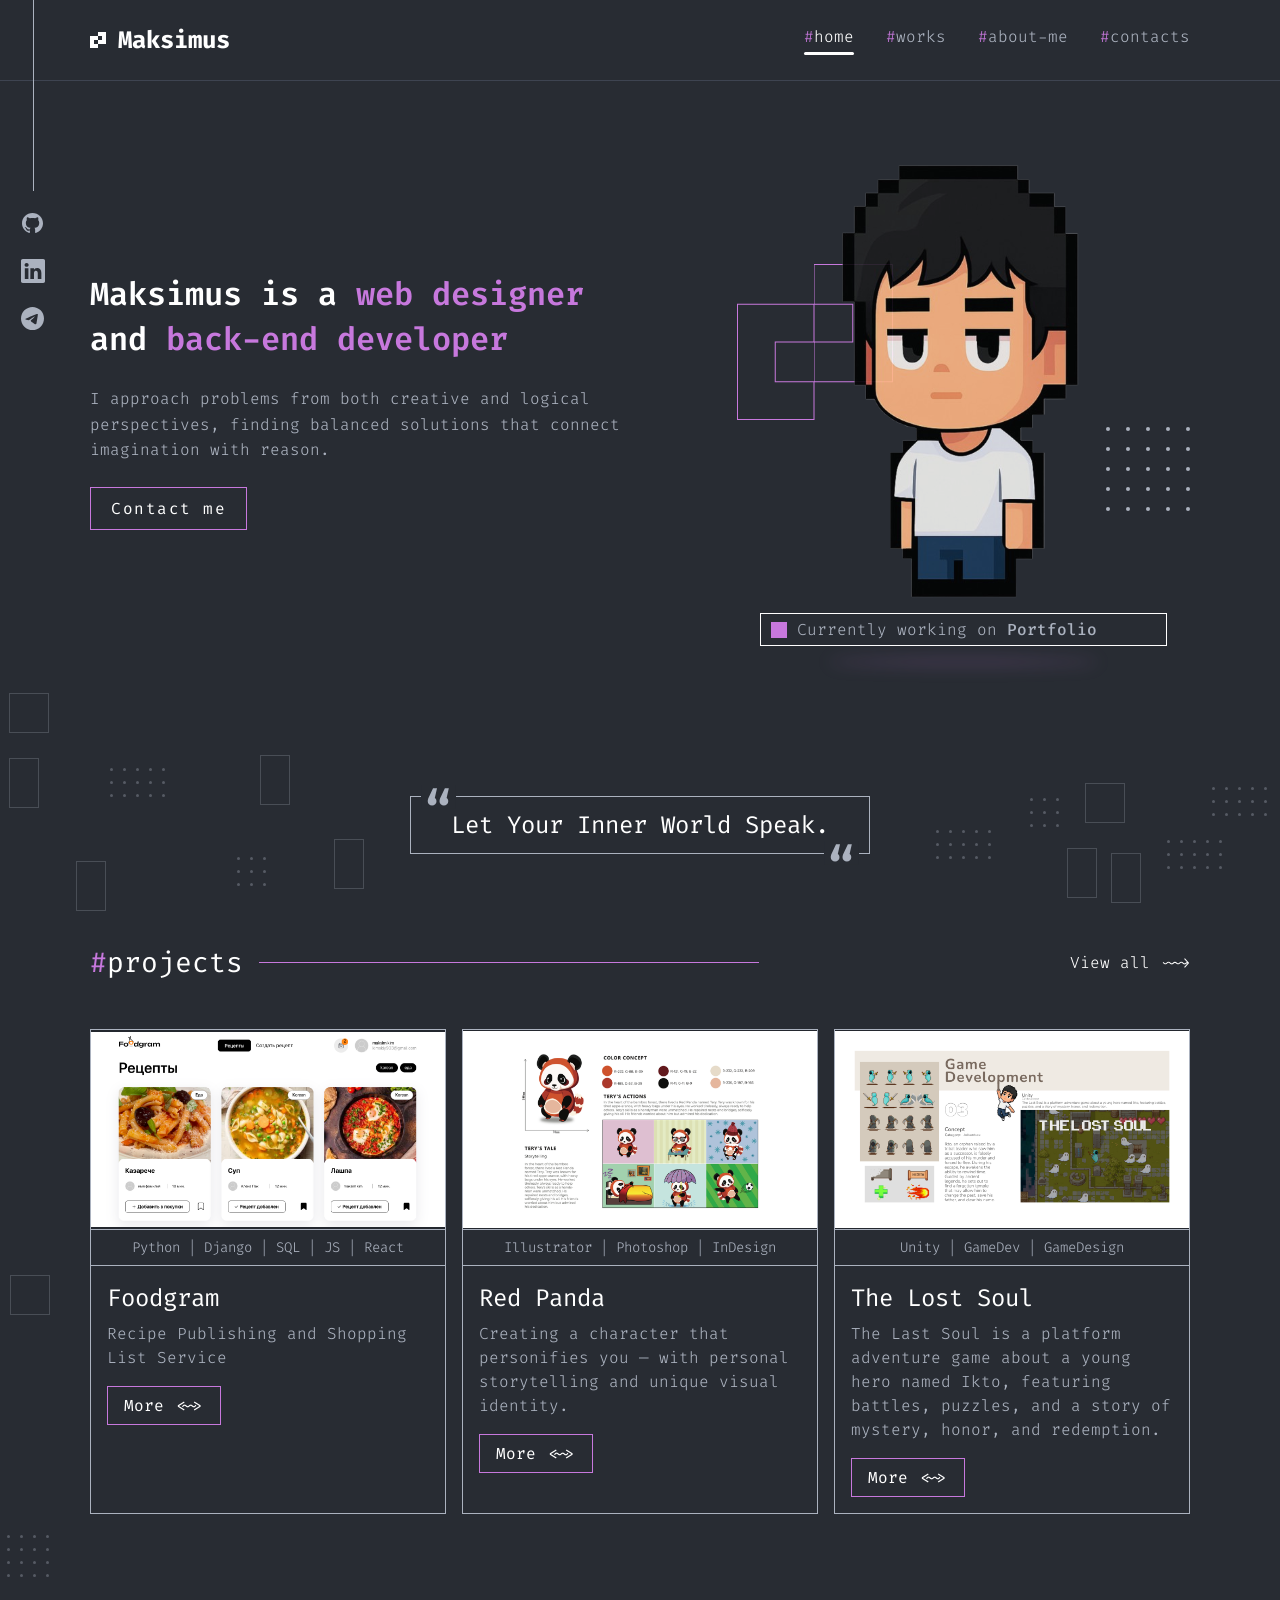
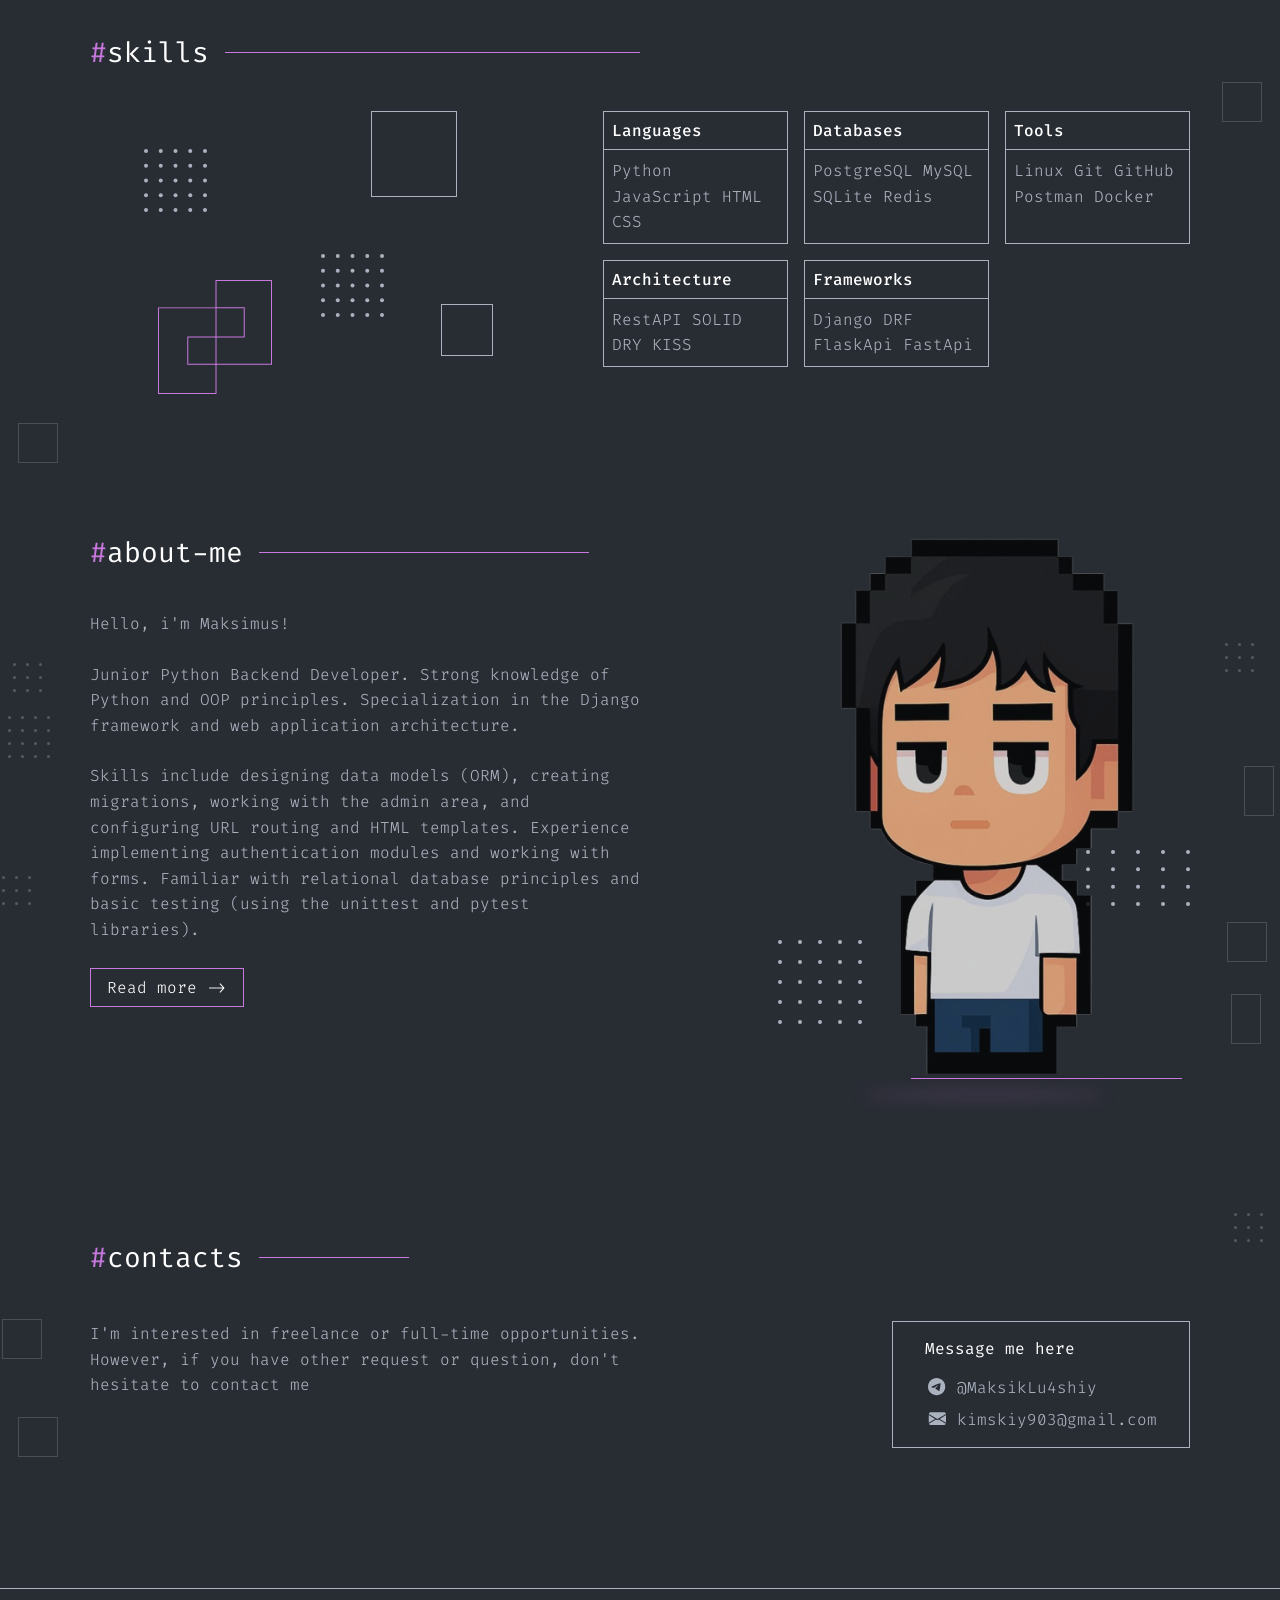
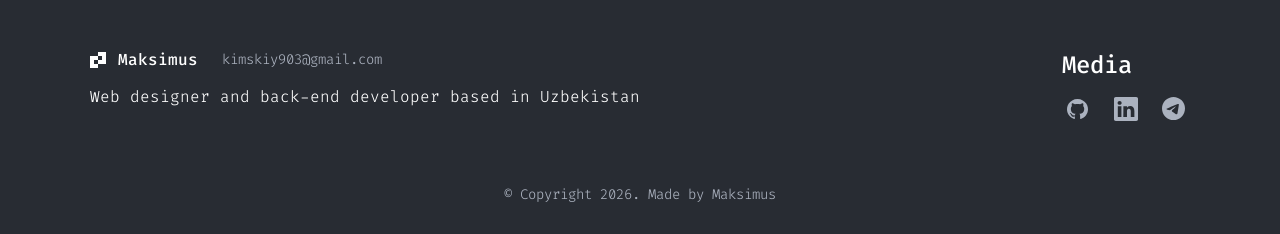
<file: index.html>
<!DOCTYPE html>
<html lang="ru">
<head>
    <meta charset="UTF-8">
    <meta name="viewport" content="width=device-width, initial-scale=1.0">
    <title>Kim Maksim</title>
    <link rel="icon" type="image/svg+xml" href="./img/pixel-me.svg">
    <link rel="stylesheet" href="style.css">
</head>
<body>

    <!-- ===== HEADER ===== -->
    <header>
        <div class="container header-inner">
            <div class="header-logo">
                <img src="./img/Logo.svg" alt="Logo">
                <span>Maksimus</span>
            </div>
            <nav>
                <ul>
                    <li class="nav-link active">
                        <span>#</span><a href="#">home</a>
                    </li>
                    <li class="nav-link">
                        <span>#</span><a href="./pages.html">works</a>
                    </li>
                    <li class="nav-link">
                        <span>#</span><a href="./about.html">about-me</a>
                    </li>
                    <li class="nav-link">
                        <span>#</span><a href="./contacts.html">contacts</a>
                    </li>
                </ul>
            </nav>
        </div>
    </header>

    <!-- ===== SIDE SOCIALS ===== -->
    <aside class="side-socials" aria-label="Social links">
        <div class="side-line"></div>
        <a href="https://github.com/maksik1009/" target="_blank" rel="noopener" aria-label="GitHub">
            <img src="./img/Github.svg" alt="Github">
        </a>
        <a href="https://linkedin.com/in/maksim-kim-9853a738b/" target="_blank" rel="noopener" aria-label="LinkedIn">
            <img src="./img/Linkedin.svg" alt="Linkedin">
        </a>
        <a href="https://t.me/MaksikLu4shiy/" target="_blank" rel="noopener" aria-label="Telegram">
            <img src="./img/Telegram.svg" alt="Telegram">
        </a>
    </aside>

    <!-- ===== MAIN ===== -->
    <main>

        <!-- HERO -->
        <section class="hero container" aria-label="Introduction">
            <div class="hero-info">
                <h1>Maksimus is a
                    <span>web designer</span> and
                    <span>back-end developer</span>
                </h1>
                <p>I approach problems from both creative and logical perspectives, finding balanced solutions that connect imagination with reason.</p>
                <a href="#contacts" class="btn-contact">Contact me</a>
            </div>
            <div class="hero-img">
                <img src="./img/Group 46.svg" alt="Maksimus character">
                <div class="hero-img--text">
                    <img src="./img/Rectangle 27.svg" alt="">
                    <span>Currently working on <span>Portfolio</span></span>
                </div>
            </div>
        </section>

        <!-- QUOTE -->
        <div class="quote" aria-label="Quote">
            Let Your Inner World Speak.
        </div>

        <!-- PROJECTS -->
        <section class="projects container" id="projects">
            <div class="projects-header">
                <div class="projects-header-1">
                    <h2 class="section-title"><span>#</span>projects</h2>
                    <div class="line"></div>
                </div>
                <a href="./pages.html" class="view-all">View all ~~></a>
            </div>
            <div class="projects-grid">

            </div>
        </section>

        <!-- SKILLS -->
        <section class="skills container" id="skills">
            <div class="skills-header">
                <div class="skills-header-1">
                    <h2 class="section-title"><span>#</span>skills</h2>
                    <div class="line"></div>
                </div>
            </div>
            <div class="skills-grid">
                <img src="./img/skills-img.svg" alt="Skills illustration">
                <div class="skills-box-grid">
                    <div class="skills-box-grid-1">
                        <div class="skills-box">
                            <h3>Languages</h3>
                            <p>Python JavaScript HTML CSS</p>
                        </div>
                        <div class="skills-box">
                            <h3>Databases</h3>
                            <p>PostgreSQL MySQL SQLite Redis</p>
                        </div>
                        <div class="skills-box">
                            <h3>Tools</h3>
                            <p>Linux Git GitHub Postman Docker</p>
                        </div>
                    </div>
                    <div class="skills-box-grid-2">
                        <div class="skills-box">
                            <h3>Architecture</h3>
                            <p>RestAPI SOLID DRY KISS</p>
                        </div>
                        <div class="skills-box">
                            <h3>Frameworks</h3>
                            <p>Django DRF FlaskApi FastApi</p>
                        </div>
                    </div>
                </div>
            </div>
        </section>

        <!-- ABOUT -->
        <section class="about container" id="about">
            <div class="about-content">
                <div class="about-header">
                    <h2 class="section-title"><span>#</span>about-me</h2>
                    <div class="line"></div>
                </div>
                <div class="about-info">
                    <p>Hello, i'm Maksimus!</p>
                    <p>Junior Python Backend Developer. Strong knowledge of Python and OOP principles. Specialization in the Django framework and web application architecture.</p>
                    <p>Skills include designing data models (ORM), creating migrations, working with the admin area, and configuring URL routing and HTML templates. Experience implementing authentication modules and working with forms. Familiar with relational database principles and basic testing (using the unittest and pytest libraries).</p>
                    <a href="#" class="btn-more">Read more -&gt;</a>
                </div>
            </div>
            <div class="about-img">
                <img src="./img/about-img.svg" alt="Maksim character">
                <div class="about-line"></div>
            </div>
        </section>

        <!-- CONTACTS -->
        <section class="contacts container" id="contacts">
            <div class="contacts-header">
                <h2 class="section-title"><span>#</span>contacts</h2>
                <div class="line"></div>
            </div>
            <div class="contacts-wrapper">
                <div class="contacts-info">
                    <p>I'm interested in freelance or full-time opportunities. However, if you have other request or question, don't hesitate to contact me</p>
                </div>
                <div class="contacts-box">
                    <h3>Message me here</h3>
                    <div class="contact-links">
                        <div class="contact-item">
                            <img src="./img/Telegram.svg" alt="Telegram">
                            <span>@MaksikLu4shiy</span>
                        </div>
                        <div class="contact-item">
                            <img src="./img/Email.svg" alt="Email">
                            <span>kimskiy903@gmail.com</span>
                        </div>
                    </div>
                </div>
            </div>
        </section>

    </main>

    <!-- ===== FOOTER ===== -->
    <footer class="footer">
        <div class="footer-container container">
            <div class="footer-main">
                <div class="footer-left">
                    <div class="footer-logo">
                        <img src="./img/Logo.svg" alt="Logo">
                        <span>Maksimus</span>
                        <a href="mailto:kimskiy903@gmail.com">kimskiy903@gmail.com</a>
                    </div>
                    <p>Web designer and back-end developer based in Uzbekistan</p>
                </div>
                <div class="footer-right">
                    <h3>Media</h3>
                    <div class="footer-socials">
                        <a href="https://github.com/maksik1009/" target="_blank" rel="noopener" aria-label="GitHub">
                            <img src="./img/Github.svg" alt="Github">
                        </a>
                        <a href="https://linkedin.com/in/maksim-kim-9853a738b/" target="_blank" rel="noopener" aria-label="LinkedIn">
                            <img src="./img/Linkedin.svg" alt="Linkedin">
                        </a>
                        <a href="https://t.me/MaksikLu4shiy/" target="_blank" rel="noopener" aria-label="Telegram">
                            <img src="./img/Telegram.svg" alt="Telegram">
                        </a>
                    </div>
                </div>
            </div>
            <div class="footer-copyright">
                © Copyright 2026. Made by Maksimus
            </div>
        </div>
    </footer>

    <script src="./js/utils.js"></script>
    <script src="./js/projects.js"></script>
    <script src="./js/overlay.js"></script>
    <script src="./js/index.js"></script>
    <script src="./js/scroll.js"></script>
    <script src="./js/decor.js"></script>
    <script src="./js/animations.js"></script>

</body>
</html>
</file>
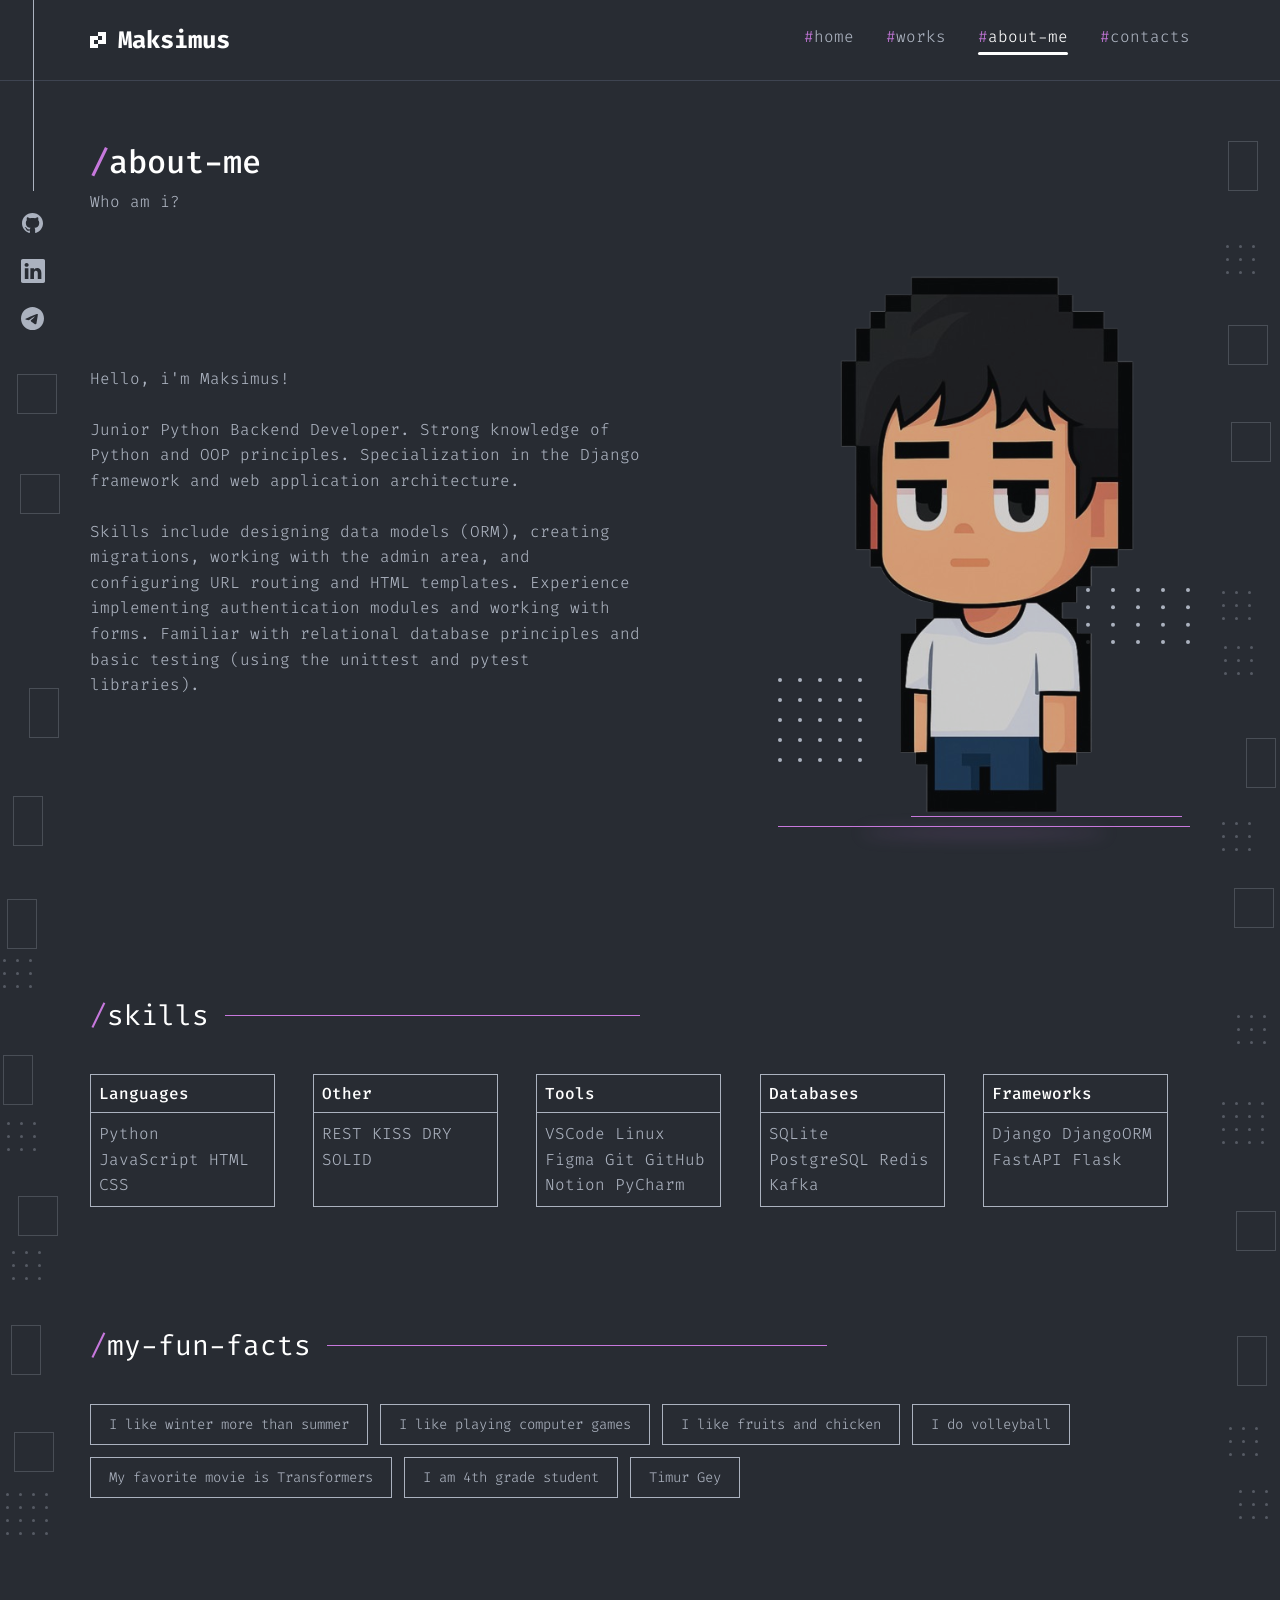
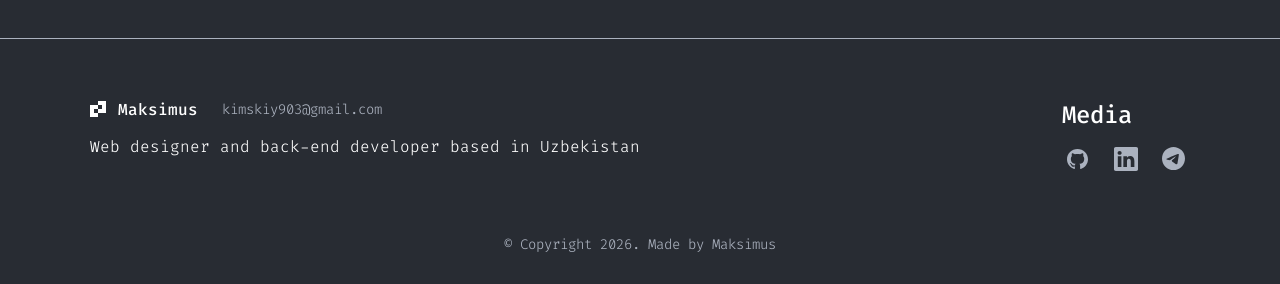
<file: about.html>
<!DOCTYPE html>
<html lang="ru">
<head>
    <meta charset="UTF-8">
    <meta name="viewport" content="width=device-width, initial-scale=1.0">
    <title>Kim Maksim — About</title>
    <link rel="icon" type="image/svg+xml" href="./img/pixel-me.svg">
    <link rel="stylesheet" href="style.css">
</head>
<body>

    <!-- ===== HEADER ===== -->
    <header>
        <div class="container header-inner">
            <div class="header-logo">
                <img src="./img/Logo.svg" alt="Logo">
                <span>Maksimus</span>
            </div>
            <nav>
                <ul>
                    <li class="nav-link">
                        <span>#</span><a href="./index.html">home</a>
                    </li>
                    <li class="nav-link">
                        <span>#</span><a href="./pages.html">works</a>
                    </li>
                    <li class="nav-link active">
                        <span>#</span><a href="./about.html">about-me</a>
                    </li>
                    <li class="nav-link">
                        <span>#</span><a href="./contacts.html">contacts</a>
                    </li>
                </ul>
            </nav>
        </div>
    </header>

    <!-- ===== SIDE SOCIALS ===== -->
    <aside class="side-socials" aria-label="Social links">
        <div class="side-line"></div>
        <a href="https://github.com/maksik1009/" target="_blank" rel="noopener" aria-label="GitHub">
            <img src="./img/Github.svg" alt="Github">
        </a>
        <a href="https://linkedin.com/in/maksim-kim-9853a738b/" target="_blank" rel="noopener" aria-label="LinkedIn">
            <img src="./img/Linkedin.svg" alt="Linkedin">
        </a>
        <a href="https://t.me/MaksikLu4shiy/" target="_blank" rel="noopener" aria-label="Telegram">
            <img src="./img/Telegram.svg" alt="Telegram">
        </a>
    </aside>

    <!-- ===== MAIN ===== -->
    <main>

        <!-- ABOUT INTRO -->
        <section class="about-page container">
            <div class="about-page__header">
                <h1 class="page-title"><span>/</span>about-me</h1>
                <p class="page-subtitle">Who am i?</p>
            </div>

            <div class="about-page__content">
                <div class="about-page__text">
                    <p>Hello, i'm Maksimus!</p>
                    <p>Junior Python Backend Developer. Strong knowledge of Python and OOP principles. Specialization in the Django framework and web application architecture.</p>
                    <p>Skills include designing data models (ORM), creating migrations, working with the admin area, and configuring URL routing and HTML templates. Experience implementing authentication modules and working with forms. Familiar with relational database principles and basic testing (using the unittest and pytest libraries).</p>
                </div>
                <div class="about-page__img">
                    <img src="./img/about-img.svg" alt="Maksim character">
                    <div class="about-line"></div>
                </div>
            </div>
        </section>

        <!-- SKILLS -->
        <section class="skills container">
            <div class="skills-header">
                <div class="skills-header-1">
                    <h2 class="section-title"><span>/</span>skills</h2>
                    <div class="line"></div>
                </div>
            </div>
            <div class="skills-row">
                <div class="skills-box">
                    <h3>Languages</h3>
                    <p>Python JavaScript HTML CSS</p>
                </div>
                <div class="skills-box">
                    <h3>Other</h3>
                    <p>REST KISS DRY SOLID</p>
                </div>
                <div class="skills-box">
                    <h3>Tools</h3>
                    <p>VSCode Linux Figma Git GitHub Notion PyCharm</p>
                </div>
                <div class="skills-box">
                    <h3>Databases</h3>
                    <p>SQLite PostgreSQL Redis Kafka</p>
                </div>
                <div class="skills-box">
                    <h3>Frameworks</h3>
                    <p>Django DjangoORM FastAPI Flask</p>
                </div>
            </div>
        </section>

        <!-- FUN FACTS -->
        <section class="facts container">
            <div class="facts-header">
                <h2 class="section-title"><span>/</span>my-fun-facts</h2>
                <div class="line"></div>
            </div>

            <!-- Сетка фактов — рендерится через about.js -->
            <div class="facts-grid"></div>
        </section>

    </main>

    <!-- ===== FOOTER ===== -->
    <footer class="footer">
        <div class="footer-container container">
            <div class="footer-main">
                <div class="footer-left">
                    <div class="footer-logo">
                        <img src="./img/Logo.svg" alt="Logo">
                        <span>Maksimus</span>
                        <a href="mailto:kimskiy903@gmail.com">kimskiy903@gmail.com</a>
                    </div>
                    <p>Web designer and back-end developer based in Uzbekistan</p>
                </div>
                <div class="footer-right">
                    <h3>Media</h3>
                    <div class="footer-socials">
                        <a href="https://github.com/maksik1009/" target="_blank" rel="noopener" aria-label="GitHub">
                            <img src="./img/Github.svg" alt="Github">
                        </a>
                        <a href="https://linkedin.com/in/maksim-kim-9853a738b/" target="_blank" rel="noopener" aria-label="LinkedIn">
                            <img src="./img/Linkedin.svg" alt="Linkedin">
                        </a>
                        <a href="https://t.me/MaksikLu4shiy/" target="_blank" rel="noopener" aria-label="Telegram">
                            <img src="./img/Telegram.svg" alt="Telegram">
                        </a>
                    </div>
                </div>
            </div>
            <div class="footer-copyright">
                © Copyright 2026. Made by Maksimus
            </div>
        </div>
    </footer>

    <script src="./js/utils.js"></script>
    <script src="./js/facts.js"></script>
    <script src="./js/about.js"></script>
    <script src="./js/decor.js"></script>
    <script src="./js/animations.js"></script>

</body>
</html>
</file>
<file: style.css>
@import url('https://fonts.googleapis.com/css2?family=Fira+Code:wght@300..700&display=swap');

/* ===== RESET & BASE ===== */
* {
    margin: 0;
    padding: 0;
    box-sizing: border-box;
}

body {
    background-color: #282C33;
    font-family: "Fira Code", monospace;
    font-weight: 300;
    font-size: 16px;
    color: #ABB2BF;
}

a {
    text-decoration: none;
}

img {
    max-width: 100%;
    display: block;
}

ul {
    list-style: none;
}

/* ===== LAYOUT ===== */
.container {
    width: 1100px;
    margin: 0 auto;
}

/* ===== ДЕКОРАТИВНЫЙ СЛОЙ ===== */
/* Стили декора управляются через js/decor.js */

/* ===== HEADER ===== */
header {
    position: relative;
    z-index: 10;
    border-bottom: 1px solid #3E4451;
}

.header-inner {
    display: flex;
    align-items: center;
    justify-content: space-between;
    padding: 24px 0;
}

.header-logo {
    display: flex;
    align-items: center;
    gap: 12px;
}

.header-logo span {
    font-size: 24px;
    font-weight: 700;
    color: #ffffff;
}

/* ===== NAV ===== */
nav ul {
    display: flex;
    gap: 32px;
}

.nav-link span {
    color: #C778DD;
}

.nav-link a {
    color: #ABB2BF;
    transition: color 0.2s;
}

.nav-link:not(.active) a:hover {
    color: #ffffff;
}

.nav-link.active a {
    color: #ffffff;
}

.nav-link.active::after {
    content: '';
    display: block;
    width: 100%;
    height: 3px;
    background-color: #ffffff;
    border-radius: 10px;
    margin-top: 5px;
}

/* ===== SIDE SOCIALS ===== */
.side-socials {
    position: fixed;
    top: 0;
    left: 17px;
    display: flex;
    flex-direction: column;
    align-items: center;
    gap: 16px;
    z-index: 100;
}

.side-line {
    width: 1px;
    height: 191px;
    background-color: #ABB2BF;
}

.side-socials img {
    width: 32px;
    height: 32px;
    transition: transform 0.3s, opacity 0.3s;
}

.side-socials a:hover img {
    opacity: 0.8;
    transform: translateY(-2px);
}

/* ===== MAIN ===== */
main {
    position: relative;
    z-index: 1;
}

/* ===== HERO ===== */
.hero {
    display: flex;
    justify-content: space-between;
    align-items: center;
    padding: 80px 0 60px;
}

.hero-info {
    width: 50%;
}

.hero-info h1 {
    font-size: 32px;
    font-weight: 600;
    color: #ffffff;
    line-height: 1.4;
    margin-bottom: 24px;
}

.hero-info h1 span {
    color: #C778DD;
}

.hero-info p {
    line-height: 1.6;
    margin-bottom: 24px;
}

.btn-contact {
    display: inline-block;
    padding: 10px 20px;
    color: #ffffff;
    font-family: "Fira Code", monospace;
    font-size: 16px;
    font-weight: 400;
    letter-spacing: 1.5px;
    border: 1px solid #C778DD;
    transition: background-color 0.3s;
}

.btn-contact:hover {
    background-color: rgba(199, 120, 221, 0.1);
}

.hero-img {
    display: flex;
    flex-direction: column;
    align-items: center;
    gap: 12px;
}

.hero-img--text {
    padding: 5px 10px;
    width: 90%;
    display: flex;
    align-items: center;
    gap: 10px;
    border: 1px solid #ffffff;
}

.hero-img--text span > span {
    color: #ABB2BF;
    font-weight: 500;
}

/* ===== QUOTE ===== */
.quote {
    position: relative;
    padding: 12px 40px;
    border: 1px solid #ABB2BF;
    font-size: 24px;
    font-weight: 400;
    color: #ffffff;
    width: fit-content;
    margin: 90px auto;
}

.quote::before,
.quote::after {
    content: '';
    position: absolute;
    width: 35px;
    height: 30px;
    background-color: #282C33;
    background-repeat: no-repeat;
    background-position: center;
    background-size: contain;
}

.quote::before {
    top: -15px;
    left: 10px;
    background-image: url('./img/quote-open.svg');
}

.quote::after {
    bottom: -15px;
    right: 10px;
    background-image: url('./img/quote-close.svg');
}

/* ===== SECTION COMMON ===== */
.section-title {
    font-size: 28px;
    font-weight: 400;
    color: #ffffff;
    white-space: nowrap;
}

.section-title span {
    color: #C778DD;
}

.line {
    height: 1px;
    background-color: #C778DD;
    flex-grow: 1;
    max-width: 500px;
}

/* ===== PROJECTS ===== */
.projects {
    margin: 40px auto 80px;
}

.projects-header {
    display: flex;
    justify-content: space-between;
    align-items: center;
    margin-bottom: 48px;
}

.projects-header-1 {
    display: flex;
    align-items: center;
    gap: 16px;
    width: 80%;
}

.view-all {
    color: #ffffff;
    transition: color 0.2s;
}

.view-all:hover {
    color: #C778DD;
}

.projects-grid {
    display: grid;
    grid-template-columns: repeat(3, 1fr);
    gap: 16px;
}

.project-card {
    border: 1px solid #ABB2BF;
}

.project-img {
    border-bottom: 1px solid #ABB2BF;
    overflow: hidden;
    height: 200px;
    display: flex;
    align-items: center;
    justify-content: center;
    background-color: #23272E;
}

.project-img img {
    width: 100%;
    height: 100%;
    object-fit: contain;
    display: block;
}

.project-tech {
    padding: 8px;
    text-align: center;
    color: #ABB2BF;
    font-size: 14px;
    border-bottom: 1px solid #ABB2BF;
}

.project-content {
    padding: 16px;
    display: flex;
    flex-direction: column;
}

.project-content h3 {
    font-size: 24px;
    font-weight: 400;
    color: #ffffff;
    margin-bottom: 8px;
}

.project-content p {
    color: #ABB2BF;
    margin-bottom: 16px;
    line-height: 1.5;
}

.btn-more {
    display: inline-block;
    padding: 8px 16px;
    width: fit-content;
    background: none;
    border: 1px solid #C778DD;
    color: #ffffff;
    font-family: "Fira Code", monospace;
    font-size: 16px;
    cursor: pointer;
    transition: background-color 0.3s;
}

.btn-more:hover {
    background-color: rgba(199, 120, 221, 0.1);
}

/* ===== SKILLS ===== */
.skills {
    margin: 60px auto;
}

.skills-header {
    padding: 40px 0;
}

.skills-header-1 {
    display: flex;
    align-items: center;
    gap: 16px;
    width: 50%;
}

.skills-grid {
    display: flex;
    justify-content: flex-end;
    gap: 10%;
}

.skills-box-grid {
    display: flex;
    flex-direction: column;
    gap: 16px;
}

.skills-box-grid-1 {
    display: grid;
    grid-template-columns: repeat(3, 1fr);
    gap: 16px;
}

.skills-box-grid-2 {
    display: flex;
    gap: 16px;
}

.skills-box {
    width: 185px;
    border: 1px solid #ABB2BF;
}

.skills-box h3 {
    padding: 8px;
    font-size: 16px;
    font-weight: 500;
    color: #ffffff;
    border-bottom: 1px solid #ABB2BF;
}

.skills-box p {
    padding: 8px;
    line-height: 1.6;
}

/* ===== ABOUT ===== */
.about {
    display: flex;
    justify-content: space-between;
    align-items: flex-start;
    gap: 50px;
    padding: 80px 0;
}

.about-content {
    width: 50%;
}

.about-header {
    display: flex;
    align-items: center;
    gap: 16px;
    margin-bottom: 40px;
}

.about-header .line {
    max-width: 60%;
}

.about-info p {
    margin-bottom: 25px;
    line-height: 1.6;
}

.about-img {
    position: relative;
}

.about-img img {
    position: relative;
    z-index: 2;
}

/* ===== CONTACTS ===== */
.contacts {
    padding: 80px 0;
}

.contacts-header {
    display: flex;
    align-items: center;
    gap: 16px;
    margin-bottom: 45px;
}

.contacts-header .line {
    max-width: 150px;
}

.contacts-wrapper {
    display: flex;
    justify-content: space-between;
    align-items: flex-start;
}

.contacts-info {
    width: 50%;
}

.contacts-info p {
    line-height: 1.6;
}

.contacts-box {
    padding: 16px 32px;
    border: 1px solid #ABB2BF;
    min-width: 200px;
}

.contacts-box h3 {
    font-size: 16px;
    font-weight: 400;
    color: #ffffff;
    margin-bottom: 16px;
}

.contact-links {
    display: flex;
    flex-direction: column;
    gap: 8px;
}

.contact-item {
    display: flex;
    align-items: center;
    gap: 8px;
}

.contact-item img {
    width: 24px;
    height: 24px;
}

/* ===== FOOTER ===== */
.footer {
    position: relative;
    z-index: 1;
    border-top: 1px solid #ABB2BF;
    padding: 60px 0 30px;
    margin-top: 60px;
}

.footer-main {
    display: flex;
    justify-content: space-between;
    margin-bottom: 60px;
}

.footer-left {
    display: flex;
    flex-direction: column;
    gap: 16px;
}

.footer-logo {
    display: flex;
    align-items: center;
    gap: 12px;
}

.footer-logo span {
    font-size: 16px;
    font-weight: 500;
    color: #ffffff;
    margin-right: 12px;
}

.footer-logo a {
    color: #ABB2BF;
    font-size: 14px;
    transition: color 0.2s;
}

.footer-logo a:hover {
    color: #ffffff;
}

.footer-left p {
    color: #ffffff;
}

.footer-right h3 {
    font-size: 24px;
    font-weight: 500;
    color: #ffffff;
    margin-bottom: 12px;
}

.footer-socials {
    display: flex;
    gap: 16px;
}

.footer-socials img {
    width: 32px;
    transition: opacity 0.3s;
}

.footer-socials a:hover img {
    opacity: 0.7;
}

.footer-copyright {
    text-align: center;
    font-size: 14px;
}

/* ===== WORKS PAGE ===== */
.works {
    padding: 60px 0 80px;
}

.works-header {
    display: flex;
    align-items: center;
    gap: 16px;
    margin-bottom: 40px;
}

/* ── Фильтры ── */
.works-filters {
    display: flex;
    gap: 12px;
    flex-wrap: wrap;
    margin-bottom: 48px;
}

.filter-btn {
    padding: 6px 16px;
    background: none;
    border: 1px solid #3E4451;
    color: #ABB2BF;
    font-family: "Fira Code", monospace;
    font-size: 14px;
    cursor: pointer;
    transition: border-color 0.2s, color 0.2s;
}

.filter-btn:hover {
    border-color: #ABB2BF;
    color: #ffffff;
}

.filter-btn.active {
    border-color: #C778DD;
    color: #ffffff;
}

/* ── Сетка ── */
.works-grid {
    display: grid;
    grid-template-columns: repeat(3, 1fr);
    gap: 24px;
}

.works-empty {
    grid-column: 1 / -1;
    text-align: center;
    padding: 60px 0;
    color: #ABB2BF;
}



/* ===== OVERLAY ===== */
.overlay {
    position: fixed;
    inset: 0;
    z-index: 1000;
    display: flex;
    align-items: center;
    justify-content: center;
    padding: 24px;
    opacity: 0;
    transition: opacity 0.3s ease;
}

.overlay--visible {
    opacity: 1;
}

.overlay__backdrop {
    position: absolute;
    inset: 0;
    background-color: rgba(20, 22, 27, 0.9);
    backdrop-filter: blur(6px);
}

/* Панель — почти на весь экран */
.overlay__panel {
    position: relative;
    z-index: 1;
    display: flex;
    flex-direction: column;
    width: min(1100px, 100%);
    height: min(860px, 100%);
    background-color: #2C313A;
    border: 1px solid #ABB2BF;
    overflow: hidden;
    transform: translateY(24px);
    transition: transform 0.35s ease;
}

.overlay--visible .overlay__panel {
    transform: translateY(0);
}

/* Шапка оверлея */
.overlay__header {
    display: flex;
    align-items: center;
    justify-content: space-between;
    padding: 20px 32px;
    border-bottom: 1px solid #3E4451;
    flex-shrink: 0;
}

.overlay__header-left {
    display: flex;
    align-items: center;
    gap: 16px;
}

.overlay__close {
    background: none;
    border: 1px solid #3E4451;
    color: #ABB2BF;
    font-family: "Fira Code", monospace;
    font-size: 14px;
    padding: 6px 14px;
    cursor: pointer;
    transition: border-color 0.2s, color 0.2s;
}

.overlay__close:hover {
    border-color: #ABB2BF;
    color: #ffffff;
}

/* Контент — разделён на две зоны */
.overlay__content {
    display: grid;
    grid-template-columns: 1fr 1fr;
    flex-grow: 1;
    overflow: hidden;
}

/* Левая колонка — фото */


/* Правая колонка — текст, скроллится */
.overlay__body {
    padding: 40px 40px 40px 40px;
    display: flex;
    flex-direction: column;
    gap: 24px;
    overflow-y: auto;
}

.overlay__meta {
    display: flex;
    align-items: center;
    gap: 16px;
}

.overlay__title {
    font-size: 32px;
    font-weight: 400;
    color: #ffffff;
    line-height: 1.3;
}

.overlay__divider {
    width: 100%;
    height: 1px;
    background-color: #3E4451;
}

.overlay__desc {
    line-height: 1.8;
    color: #ABB2BF;
}

.overlay__tech-label {
    font-size: 13px;
    color: #C778DD;
    margin-bottom: 8px;
}

.overlay__tech {
    display: flex;
    flex-wrap: wrap;
    gap: 8px;
}

.overlay__tech span {
    padding: 5px 12px;
    border: 1px solid #3E4451;
    font-size: 13px;
    color: #ABB2BF;
    transition: border-color 0.2s;
}

.overlay__tech span:hover {
    border-color: #ABB2BF;
}


.overlay__slider {
    position: relative;
    border-right: 1px solid #3E4451;
    overflow: hidden;
}

.overlay__slides {
    width: 100%;
    height: 100%;
}

.overlay__slide {
    display: none;
    width: 100%;
    height: 100%;
}

.overlay__slide--active {
    display: block;
}

.overlay__slide img {
    width: 100%;
    height: 100%;
    object-fit: cover;
    display: block;
}

/* Стрелки */
.slider__btn {
    position: absolute;
    top: 50%;
    transform: translateY(-50%);
    background: rgba(40, 44, 51, 0.8);
    border: 1px solid #3E4451;
    color: #ABB2BF;
    font-size: 18px;
    width: 36px;
    height: 36px;
    cursor: pointer;
    transition: border-color 0.2s, color 0.2s;
    display: flex;
    align-items: center;
    justify-content: center;
}

.slider__btn:hover {
    border-color: #ABB2BF;
    color: #ffffff;
}

.slider__btn--prev { left: 12px; }
.slider__btn--next { right: 12px; }

/* Точки-индикаторы */
.slider__dots {
    position: absolute;
    bottom: 14px;
    left: 50%;
    transform: translateX(-50%);
    display: flex;
    gap: 8px;
}

.slider__dot {
    width: 6px;
    height: 6px;
    border-radius: 50%;
    border: none;
    background-color: #ABB2BF;
    opacity: 0.4;
    cursor: pointer;
    padding: 0;
    transition: opacity 0.2s;
}

.slider__dot--active {
    opacity: 1;
    background-color: #C778DD;
}

/* ===== GALLERY (коллаж в оверлее) ===== */
.overlay__gallery {
    display: flex;
    flex-direction: column;
    gap: 12px;
    padding: 24px;
    border-right: 1px solid #3E4451;
    overflow-y: auto;
    background-color: #23272E;
}

/* Основное фото */
.gallery__main {
    width: 100%;
    flex-shrink: 0;
}

.gallery__main img {
    width: 100%;
    height: 280px;
    object-fit: cover;
    display: block;
    border: 1px solid #3E4451;
}

/* Мелкие фото в ряд */
.gallery__thumbs {
    display: grid;
    grid-template-columns: repeat(auto-fill, minmax(120px, 1fr));
    gap: 10px;
}

.gallery__thumb img {
    width: 100%;
    height: 90px;
    object-fit: cover;
    display: block;
    border: 1px solid #3E4451;
    transition: border-color 0.2s;
    cursor: pointer;
}

.gallery__thumb img:hover {
    border-color: #C778DD;
}

/* ===== ABOUT PAGE ===== */
.about-page {
    padding: 60px 0 80px;
}

.about-page__header {
    margin-bottom: 60px;
}

.page-title {
    font-size: 32px;
    font-weight: 500;
    color: #ffffff;
    margin-bottom: 8px;
}

.page-title span {
    color: #C778DD;
}

.page-subtitle {
    color: #ABB2BF;
    font-size: 16px;
}

.about-page__content {
    display: flex;
    justify-content: space-between;
    align-items: center;
    gap: 60px;
}

.about-page__text {
    width: 50%;
}

.about-page__text p {
    margin-bottom: 25px;
    line-height: 1.6;
}

.about-page__img {
    position: relative;
}

.about-page__img img {
    position: relative;
    z-index: 2;
}

.about-page__img .about-line {
    position: absolute;
    bottom: -10px;
    left: 0;
    width: 100%;
    height: 1px;
    background-color: #C778DD;
}

/* ── Skills row (5 в ряд) ── */
.skills-row {
    display: grid;
    grid-template-columns: repeat(5, 1fr);
    gap: 16px;
}

/* ===== FUN FACTS ===== */
.facts {
    padding: 60px 0 80px;
}

.facts-header {
    display: flex;
    align-items: center;
    gap: 16px;
    margin-bottom: 40px;
}

.facts-grid {
    display: flex;
    flex-wrap: wrap;
    gap: 12px;
}

.fact-item {
    padding: 10px 18px;
    border: 1px solid #ABB2BF;
    color: #ABB2BF;
    font-size: 14px;
    transition: border-color 0.2s, color 0.2s;
    cursor: default;
}

.fact-item:hover {
    border-color: #C778DD;
    color: #ffffff;
}

/* ===== CONTACTS PAGE ===== */
.contacts-page {
    padding: 60px 0 20px;
}

.contacts-page__header {
    margin-bottom: 60px;
}

.contacts-page__content {
    display: flex;
    justify-content: space-between;
    align-items: flex-start;
    gap: 60px;
}

.contacts-page__text {
    width: 50%;
}

.contacts-page__text p {
    line-height: 1.6;
}

.contacts-page__box {
    padding: 16px 32px;
    border: 1px solid #ABB2BF;
    min-width: 280px;
}

.contacts-page__box h3 {
    font-size: 16px;
    font-weight: 400;
    color: #ffffff;
    margin-bottom: 16px;
}

/* ===== CONTACT FORM ===== */
.contact-form {
    padding: 60px 0 80px;
}

.contact-form .section-title {
    margin-bottom: 24px;
}

.form {
    max-width: 640px;
    display: flex;
    flex-direction: column;
    gap: 16px;
}

.form-row {
    display: grid;
    grid-template-columns: 1fr 1fr;
    gap: 16px;
}

.form input,
.form textarea {
    width: 100%;
    padding: 10px 14px;
    background-color: transparent;
    border: 1px solid #ABB2BF;
    color: #ffffff;
    font-family: "Fira Code", monospace;
    font-size: 14px;
    transition: border-color 0.2s;
}

.form input:focus,
.form textarea:focus {
    outline: none;
    border-color: #C778DD;
}

.form input::placeholder,
.form textarea::placeholder {
    color: #5C6370;
}

.form textarea {
    resize: vertical;
}

.btn-submit {
    width: fit-content;
    padding: 10px 20px;
    background: none;
    border: 1px solid #C778DD;
    color: #ffffff;
    font-family: "Fira Code", monospace;
    font-size: 16px;
    cursor: pointer;
    transition: background-color 0.3s;
}

.btn-submit:hover {
    background-color: rgba(199, 120, 221, 0.1);
}

/* ===== ANIMATIONS ===== */

/* Fade-in при скролле */
.fade-in {
    opacity: 0;
    transform: translateY(30px);
    transition: opacity 0.6s ease, transform 0.6s ease;
}

.fade-in-visible {
    opacity: 1;
    transform: translateY(0);
}

/* Карточки проектов — hover эффект */
.project-card {
    transition: transform 0.3s ease, box-shadow 0.3s ease;
    cursor: pointer;
}

.project-card:hover {
    transform: translateY(-8px);
    box-shadow: 0 12px 24px rgba(199, 120, 221, 0.15);
}

/* Зум фото в карточке */
.project-img {
    overflow: hidden;
}

.project-img img {
    transition: transform 0.4s ease;
}

.project-card:hover .project-img img {
    transform: scale(1.08);
}

/* Кнопки — подсветка */
.btn-more,
.btn-contact,
.btn-submit {
    position: relative;
    overflow: hidden;
}

.btn-more::before,
.btn-contact::before,
.btn-submit::before {
    content: '';
    position: absolute;
    top: 50%;
    left: 50%;
    width: 0;
    height: 0;
    border-radius: 50%;
    background: rgba(199, 120, 221, 0.3);
    transform: translate(-50%, -50%);
    transition: width 0.5s, height 0.5s;
}

.btn-more:hover::before,
.btn-contact:hover::before,
.btn-submit:hover::before {
    width: 300px;
    height: 300px;
}

/* Skills boxes — hover */
.skills-box {
    transition: border-color 0.3s ease, transform 0.2s ease;
}

.skills-box:hover {
    border-color: #C778DD;
    transform: translateY(-4px);
}

/* Навигация — анимированное подчёркивание */
.nav-link a {
    position: relative;
}

.nav-link:not(.active) a::after {
    content: '';
    position: absolute;
    bottom: -5px;
    left: 0;
    width: 0;
    height: 2px;
    background-color: #C778DD;
    transition: width 0.3s ease;
}

.nav-link:not(.active) a:hover::after {
    width: 100%;
}

/* Quote — легкая пульсация */
.quote {
    animation: pulse 3s ease-in-out infinite;
}

@keyframes pulse {
    0%, 100% {
        transform: scale(1);
    }
    50% {
        transform: scale(1.02);
    }
}

/* Side socials — появление иконок по очереди */
.side-socials a {
    animation: slideInLeft 0.5s ease forwards;
    opacity: 0;
}

.side-socials a:nth-child(2) { animation-delay: 0.1s; }
.side-socials a:nth-child(3) { animation-delay: 0.2s; }
.side-socials a:nth-child(4) { animation-delay: 0.3s; }

@keyframes slideInLeft {
    to {
        opacity: 1;
        transform: translateX(0);
    }
    from {
        opacity: 0;
        transform: translateX(-20px);
    }
}

/* Hero — текст появляется слева, картинка справа */
.hero-info {
    animation: slideInFromLeft 0.8s ease;
}

.hero-img {
    animation: slideInFromRight 0.8s ease;
}

@keyframes slideInFromLeft {
    from {
        opacity: 0;
        transform: translateX(-40px);
    }
    to {
        opacity: 1;
        transform: translateX(0);
    }
}

@keyframes slideInFromRight {
    from {
        opacity: 0;
        transform: translateX(40px);
    }
    to {
        opacity: 1;
        transform: translateX(0);
    }
}

/* Фильтры — появляются по очереди */
.filter-btn {
    animation: fadeInUp 0.4s ease forwards;
    opacity: 0;
}

.filter-btn:nth-child(1) { animation-delay: 0.1s; }
.filter-btn:nth-child(2) { animation-delay: 0.15s; }
.filter-btn:nth-child(3) { animation-delay: 0.2s; }
.filter-btn:nth-child(4) { animation-delay: 0.25s; }

@keyframes fadeInUp {
    from {
        opacity: 0;
        transform: translateY(10px);
    }
    to {
        opacity: 1;
        transform: translateY(0);
    }
}

/* Footer — плавное появление */
.footer {
    animation: fadeIn 1s ease;
}

@keyframes fadeIn {
    from { opacity: 0; }
    to { opacity: 1; }
}

/* Overlay — плавное появление */
.overlay__panel {
    animation: scaleIn 0.35s ease;
}

@keyframes scaleIn {
    from {
        opacity: 0;
        transform: scale(0.9) translateY(24px);
    }
    to {
        opacity: 1;
        transform: scale(1) translateY(0);
    }
}

/* Fun facts — hover эффект */
.fact-item {
    transition: transform 0.2s ease, border-color 0.2s, background-color 0.2s;
}

.fact-item:hover {
    transform: translateY(-3px) rotate(-1deg);
    background-color: rgba(199, 120, 221, 0.05);
}

/* Contact form inputs — focus эффект */
.form input,
.form textarea {
    transition: border-color 0.3s ease, box-shadow 0.3s ease;
}

.form input:focus,
.form textarea:focus {
    box-shadow: 0 0 0 3px rgba(199, 120, 221, 0.1);
}

/* ===== CHARACTER ANIMATIONS ===== */

/* Основная анимация — плавающий эффект */
.hero-img > img,
.about-img > img,
.about-page__img > img {
    animation: float 4s ease-in-out infinite;
}

@keyframes float {
    0%, 100% {
        transform: translateY(0);
    }
    50% {
        transform: translateY(-12px);
    }
}

/* При ховере — подпрыгивает */
.hero-img:hover > img,
.about-img:hover > img,
.about-page__img:hover > img {
    animation: bounce 0.6s ease;
}

@keyframes bounce {
    0%, 100% {
        transform: translateY(0);
    }
    25% {
        transform: translateY(-20px);
    }
    50% {
        transform: translateY(-10px);
    }
    75% {
        transform: translateY(-15px);
    }
}

/* Лёгкое покачивание влево-вправо */
.hero-img > img,
.about-img > img {
    animation: float 4s ease-in-out infinite, sway 6s ease-in-out infinite;
}

@keyframes sway {
    0%, 100% {
        transform: rotate(0deg) translateY(0);
    }
    25% {
        transform: rotate(2deg) translateY(-6px);
    }
    50% {
        transform: rotate(0deg) translateY(-12px);
    }
    75% {
        transform: rotate(-2deg) translateY(-6px);
    }
}

/* Тень персонажа тоже "дышит" */
.hero-img,
.about-img,
.about-page__img {
    position: relative;
}

.hero-img::after,
.about-img::after,
.about-page__img::after {
    content: '';
    position: absolute;
    bottom: -20px;
    left: 50%;
    transform: translateX(-50%);
    width: 60%;
    height: 8px;
    background: rgba(199, 120, 221, 0.2);
    border-radius: 50%;
    filter: blur(8px);
    animation: shadowPulse 4s ease-in-out infinite;
}

@keyframes shadowPulse {
    0%, 100% {
        transform: translateX(-50%) scaleX(1);
        opacity: 0.2;
    }
    50% {
        transform: translateX(-50%) scaleX(0.8);
        opacity: 0.4;
    }
}

/* ===== DECOR ANIMATIONS ===== */

/* Точки — мерцание случайное */
@keyframes twinkle {
    0%, 100% { opacity: 0.4; }
    50% { opacity: 0.8; }
}

/* Квадраты — медленное вращение и пульсация */
@keyframes rotateSlow {
    from { transform: rotate(0deg); }
    to { transform: rotate(360deg); }
}

@keyframes pulse-decor {
    0%, 100% { 
        opacity: 0.35;
        transform: scale(1);
    }
    50% { 
        opacity: 0.5;
        transform: scale(1.05);
    }
}
</file>
